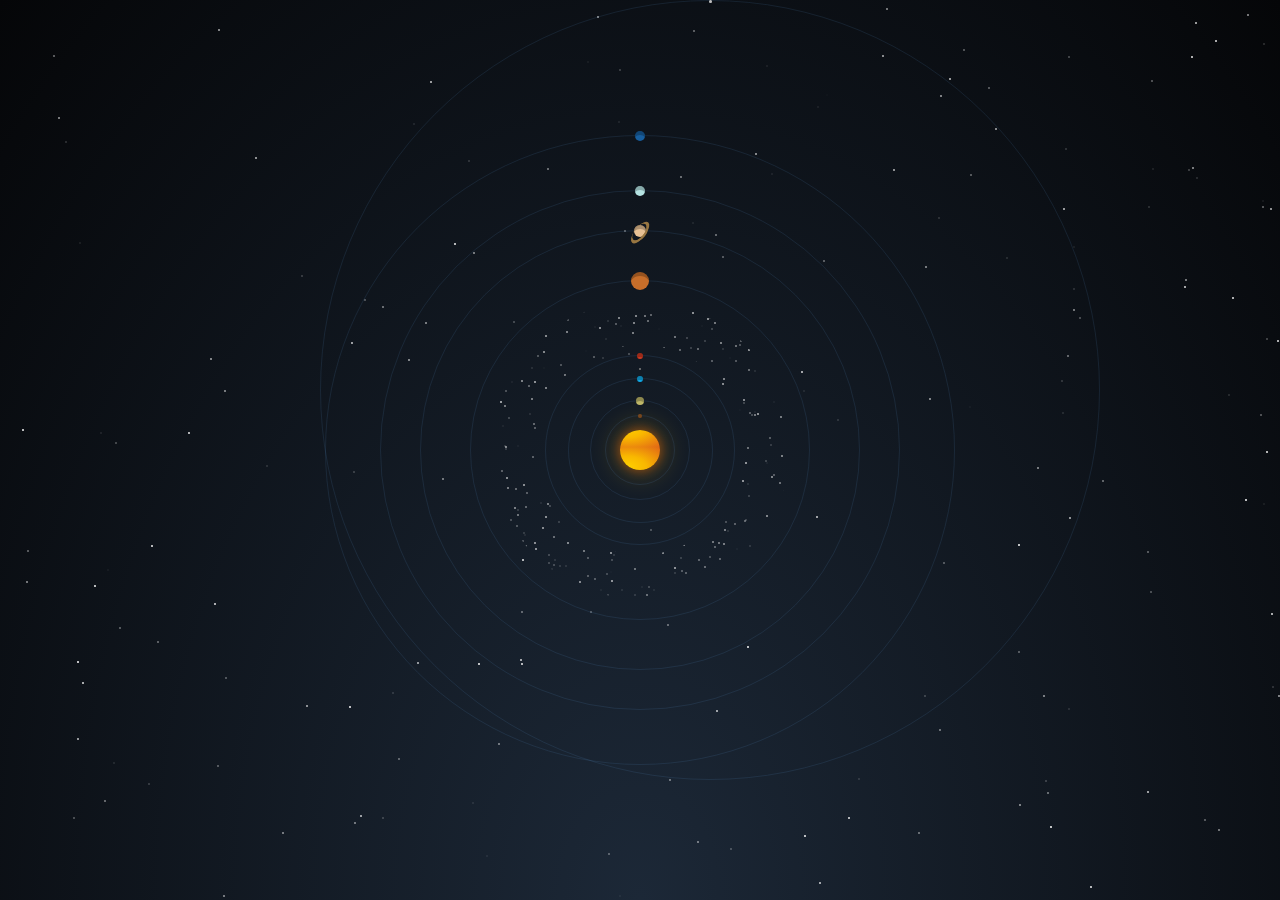
<file: 05-merge-styles/project-dist/index.html>
<!doctype html>
<html lang="en">
  <head>
    <meta charset="UTF-8" />
    <meta http-equiv="X-UA-Compatible" content="IE=edge" />
    <meta name="viewport" content="width=device-width, initial-scale=1.0" />
    <link rel="stylesheet" href="bundle.css" />
    <title>Solar system</title>
  </head>
  <body>
    <div class="solar-syst">
      <div class="sun"></div>
      <div class="mercury"></div>
      <div class="venus"></div>
      <div class="earth"></div>
      <div class="mars"></div>
      <div class="jupiter"></div>
      <div class="saturn"></div>
      <div class="uranus"></div>
      <div class="neptune"></div>
      <div class="pluto"></div>
      <div class="asteroids-belt"></div>
    </div>
  </body>
</html>
</file>
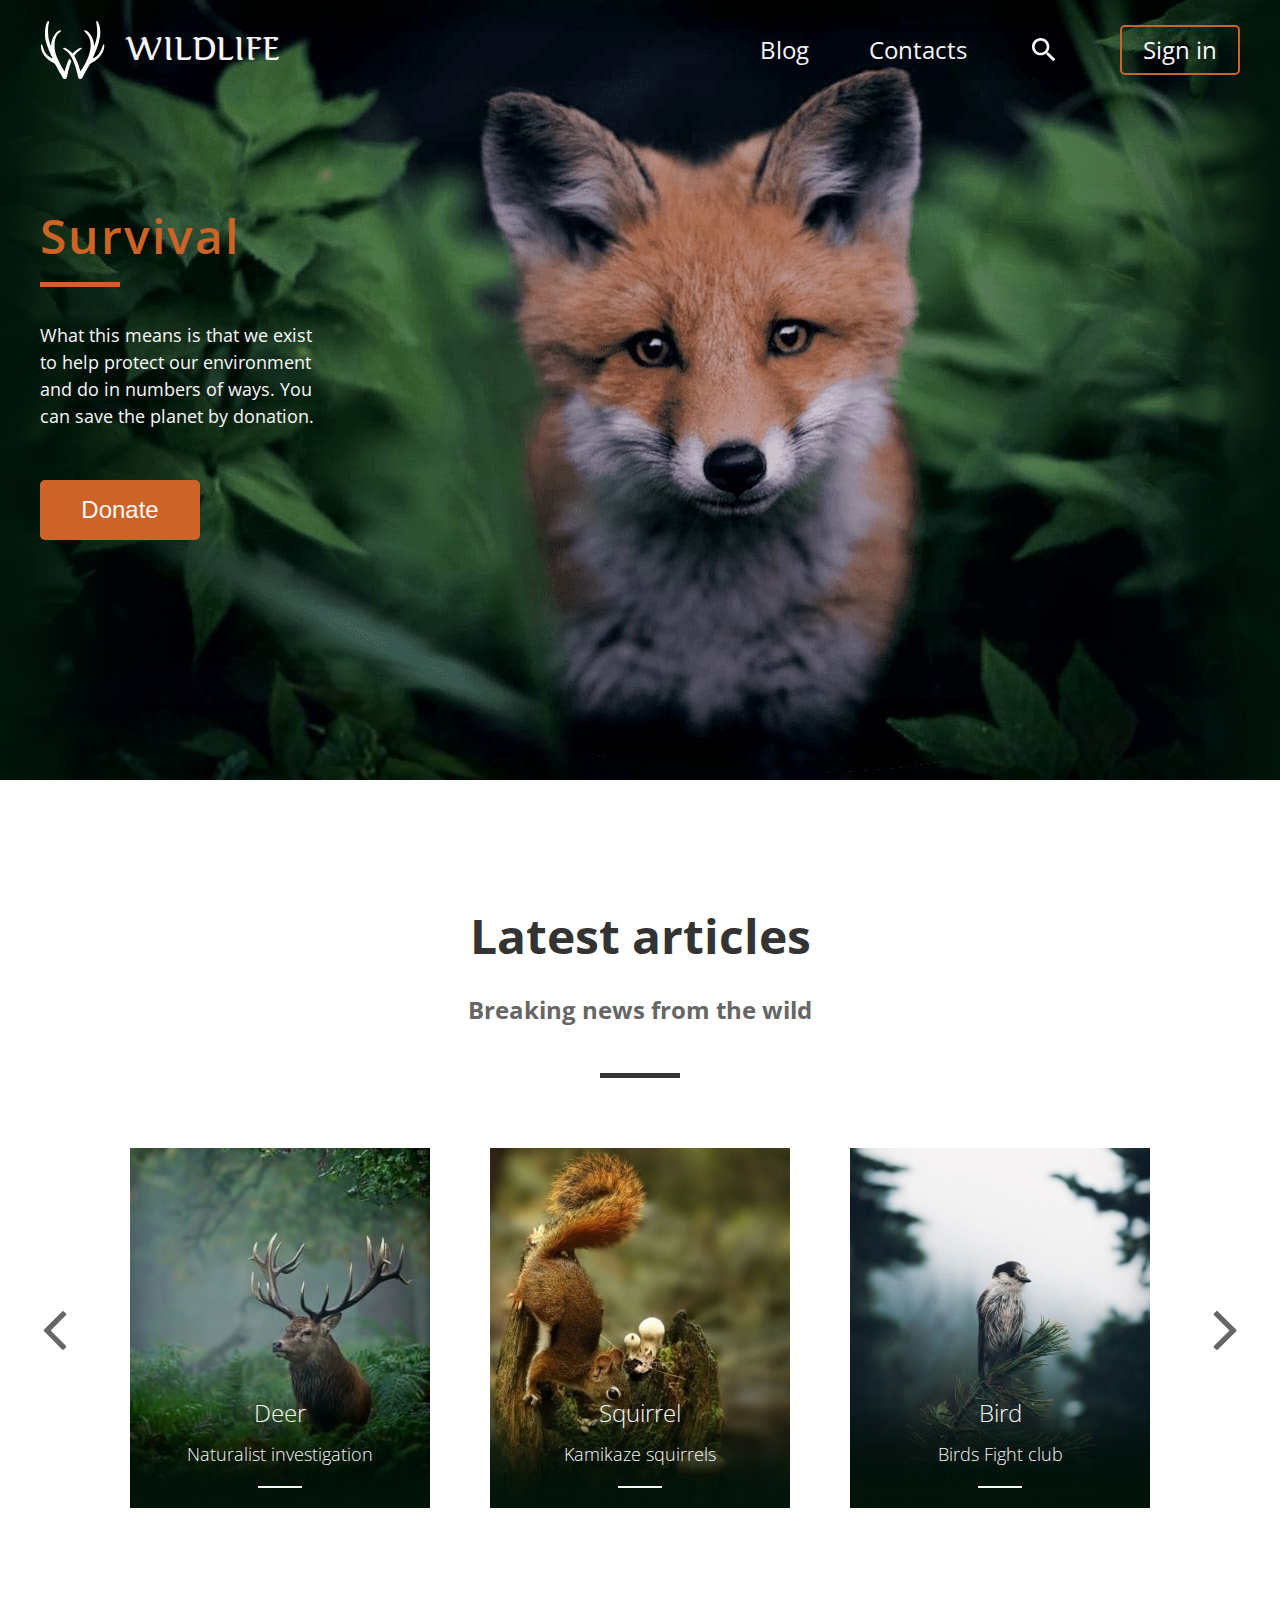
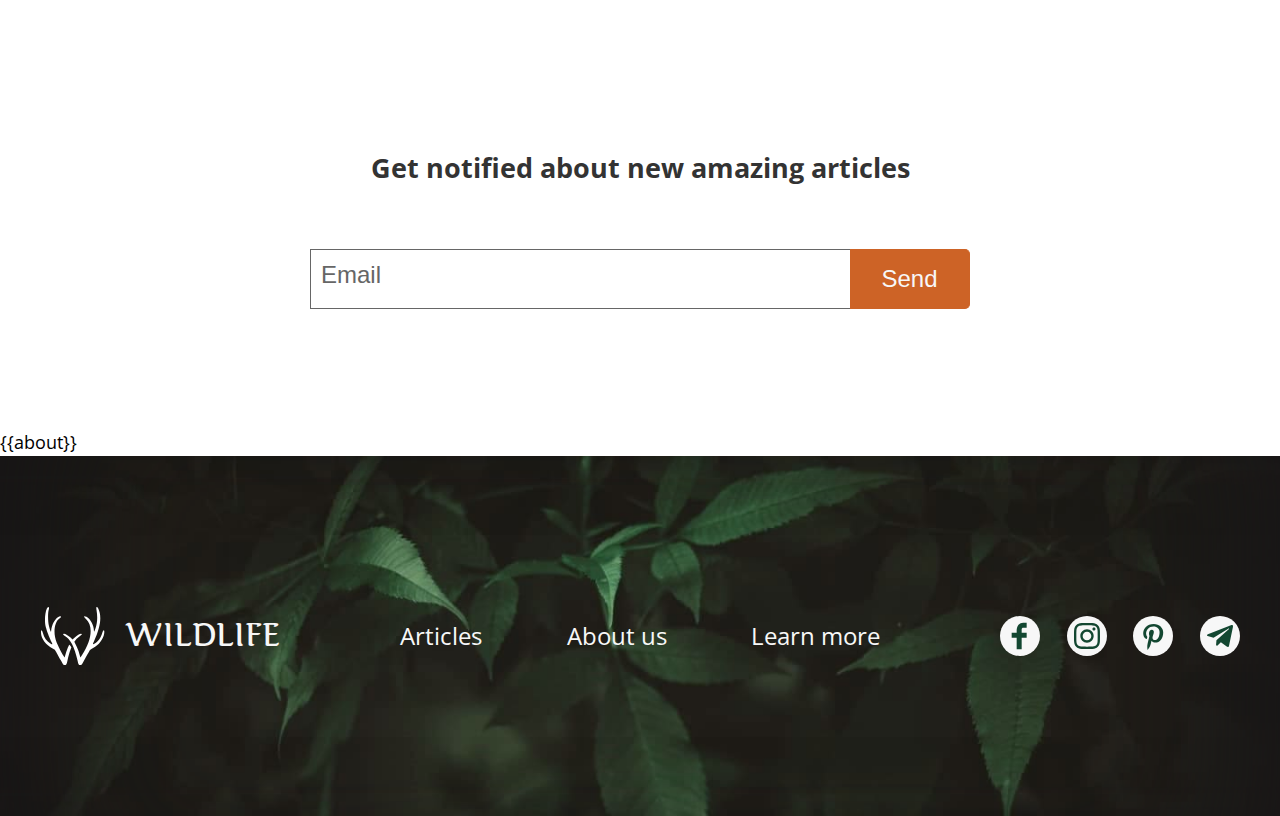
<file: 06-build-page/project-dist/index.html>
<!doctype html>
<html lang="en">

<head>
  <meta charset="UTF-8" />
  <meta name="viewport" content="width=device-width, initial-scale=1.0" />
  <link href="https://fonts.googleapis.com/css2?family=Open+Sans:wght@100;300;400;600&display=swap" rel="stylesheet" />
  <link rel="stylesheet" href="style.css" />
  <title>wildlife</title>
</head>

<body>
  <header class="header">
  <div class="container">
    <div class="inner-container">
      <nav class="main-nav">
        <div class="logo">
          <div class="logo-icon"></div>
          <h1>wildlife</h1>
        </div>
        <ul class="nav-list">
          <li class="list-item"><a href="#">Blog</a></li>
          <li class="list-item"><a href="#">Contacts</a></li>
          <li class="list-item search"><a href="#"></a></li>
          <li class="list-item login"><a href="#">Sign in</a></li>
        </ul>
      </nav>
      <div class="header-promo">
        <h2 class="header-title">Survival</h2>
        <p class="header-text">
          What this means is that we exist to help protect our environment and
          do in numbers of ways. You can save the planet by donation.
        </p>
        <button class="header-button">Donate</button>
      </div>
    </div>
  </div>
</header>

  <main class="main"><div class="container">
  <div class="inner-container">
    <h2 class="main-title">Latest articles</h2>
    <h3 class="main-subtitle">Breaking news from the wild</h3>
    <div class="slider">
      <a class="arrow arrow-left"></a>
      <div class="item item1">
        <a href="#">
          <h2 class="item-title">Deer</h2>
          <h3 class="item-subtitle">Naturalist investigation</h3>
        </a>
      </div>
      <div class="item item2">
        <a href="#">
          <h2 class="item-title">Squirrel</h2>
          <h3 class="item-subtitle">Kamikaze squirrels</h3>
        </a>
      </div>
      <div class="item item3">
        <a href="#">
          <h2 class="item-title">Bird</h2>
          <h3 class="item-subtitle">Birds Fight club</h3>
        </a>
      </div>
      <a class="arrow arrow-right"></a>
    </div>
    <div class="mail">
      <h2 class="mail-title">Get notified about new amazing articles</h2>
      <form action="#" method="post" class="mail-form">
        <input
          type="text"
          class="mail-input"
          placeholder="Email"
          required
          autofocus
        />
        <input type="submit" class="mail-button" value="Send" />
      </form>
    </div>
  </div>
</div>
</main>
  {{about}}
  <footer class="footer">
  <div class="container">
    <div class="inner-container footer-inner-container">
      <div class="logo">
        <div class="logo-icon"></div>
        <h2>wildlife</h2>
      </div>
      <ul class="nav-list">
        <li class="list-item"><a href="#">Articles</a></li>
        <li class="list-item"><a href="#">About us</a></li>
        <li class="list-item"><a href="#">Learn more</a></li>
      </ul>
      <ul class="nav-list social-list">
        <li class="list-item social-item fb"><a href="#"></a></li>
        <li class="list-item social-item instagramm"><a href="#"></a></li>
        <li class="list-item social-item pinterest"><a href="#"></a></li>
        <li class="list-item social-item telegram"><a href="#"></a></li>
      </ul>
    </div>
  </div>
</footer>

</body>

</html>
</file>
<file: 05-merge-styles/project-dist/bundle.css>
*,
*:before,
*:after {
  padding: 0;
  margin: 0;
  box-sizing: border-box;
}

html,
body {
  height: 100%;
  width: 100%;
}

body {
  font:
    normal 1em/1.45em 'Helvetica Neue',
    Helvetica,
    Arial,
    sans-serif;
  -webkit-font-smoothing: antialiased;
  color: #fff;
  background: radial-gradient(ellipse at bottom, #1c2837 0%, #050608 100%);
  background-attachment: fixed;
}

.solar-syst {
  margin: 0 auto;
  width: 100%;
  height: 100%;
  position: relative;
}

.solar-syst:after {
  content: '';
  position: absolute;
  height: 2px;
  width: 2px;
  top: -2px;
  background: white;
  box-shadow:
    1617px 304px 0 0px rgba(255, 255, 255, 0.047),
    1067px 357px 0 0px rgba(255, 255, 255, 0.469),
    120px 1700px 0 0px rgba(255, 255, 255, 0.28),
    616px 1672px 0 0px rgba(255, 255, 255, 0.581),
    1534px 1337px 0 0px rgba(255, 255, 255, 0.518),
    716px 712px 0 0px rgba(255, 255, 255, 0.788),
    823px 1495px 0 0px rgba(255, 255, 255, 0.087),
    1585px 1302px 0 0px rgba(255, 255, 255, 0.015),
    1215px 42px 0 0px rgba(255, 255, 255, 0.884),
    77px 740px 0 0px rgba(255, 255, 255, 0.749),
    1591px 489px 0 0px rgba(255, 255, 255, 0.941),
    218px 31px 0 0px rgba(255, 255, 255, 0.658),
    1028px 1047px 0 0px rgba(255, 255, 255, 0.033),
    292px 1072px 0 0px rgba(255, 255, 255, 0.573),
    296px 1674px 0 0px rgba(255, 255, 255, 0.53),
    306px 707px 0 0px rgba(255, 255, 255, 0.689),
    1445px 1022px 0 0px rgba(255, 255, 255, 0.012),
    22px 431px 0 0px rgba(255, 255, 255, 0.96),
    669px 781px 0 0px rgba(255, 255, 255, 0.497),
    949px 80px 0 0px rgba(255, 255, 255, 0.77),
    82px 684px 0 0px rgba(255, 255, 255, 0.858),
    1060px 1197px 0 0px rgba(255, 255, 255, 0.786),
    1621px 716px 0 0px rgba(255, 255, 255, 0.302),
    1573px 518px 0 0px rgba(255, 255, 255, 0.183),
    1195px 24px 0 0px rgba(255, 255, 255, 0.783),
    266px 467px 0 0px rgba(255, 255, 255, 0.153),
    406px 1469px 0 0px rgba(255, 255, 255, 0.074),
    1317px 1217px 0 0px rgba(255, 255, 255, 0.145),
    1726px 1635px 0 0px rgba(255, 255, 255, 0.409),
    697px 1093px 0 0px rgba(255, 255, 255, 0.232),
    1692px 1306px 0 0px rgba(255, 255, 255, 0.989),
    803px 392px 0 0px rgba(255, 255, 255, 0.102),
    1348px 1408px 0 0px rgba(255, 255, 255, 0.781),
    1453px 1491px 0 0px rgba(255, 255, 255, 0.655),
    79px 1080px 0 0px rgba(255, 255, 255, 0.465),
    1012px 1456px 0 0px rgba(255, 255, 255, 0.855),
    766px 67px 0 0px rgba(255, 255, 255, 0.085),
    1058px 1651px 0 0px rgba(255, 255, 255, 0.855),
    1270px 210px 0 0px rgba(255, 255, 255, 0.725),
    245px 1169px 0 0px rgba(255, 255, 255, 0.308),
    353px 1479px 0 0px rgba(255, 255, 255, 0.966),
    521px 613px 0 0px rgba(255, 255, 255, 0.44),
    828px 1563px 0 0px rgba(255, 255, 255, 0.662),
    163px 1075px 0 0px rgba(255, 255, 255, 0.023),
    1727px 1600px 0 0px rgba(255, 255, 255, 0.884),
    420px 923px 0 0px rgba(255, 255, 255, 0.623),
    755px 155px 0 0px rgba(255, 255, 255, 0.656),
    576px 1156px 0 0px rgba(255, 255, 255, 0.668),
    170px 1245px 0 0px rgba(255, 255, 255, 0.898),
    1006px 259px 0 0px rgba(255, 255, 255, 0.146),
    408px 1308px 0 0px rgba(255, 255, 255, 0.527),
    1532px 1279px 0 0px rgba(255, 255, 255, 0.747),
    353px 473px 0 0px rgba(255, 255, 255, 0.221),
    1271px 615px 0 0px rgba(255, 255, 255, 0.867),
    606px 575px 0 0px rgba(255, 255, 255, 0.265),
    1069px 519px 0 0px rgba(255, 255, 255, 0.718),
    1732px 794px 0 0px rgba(255, 255, 255, 0.15),
    1345px 1073px 0 0px rgba(255, 255, 255, 0.828),
    1743px 1356px 0 0px rgba(255, 255, 255, 0.79),
    1658px 227px 0 0px rgba(255, 255, 255, 0.773),
    550px 1303px 0 0px rgba(255, 255, 255, 0.713),
    256px 1132px 0 0px rgba(255, 255, 255, 0.389),
    1457px 1188px 0 0px rgba(255, 255, 255, 0.42),
    1117px 1542px 0 0px rgba(255, 255, 255, 0.141),
    1061px 382px 0 0px rgba(255, 255, 255, 0.188),
    1019px 806px 0 0px rgba(255, 255, 255, 0.606),
    893px 1085px 0 0px rgba(255, 255, 255, 0.76),
    1620px 463px 0 0px rgba(255, 255, 255, 0.896),
    1262px 202px 0 0px rgba(255, 255, 255, 0.083),
    418px 1299px 0 0px rgba(255, 255, 255, 0.52),
    602px 359px 0 0px rgba(255, 255, 255, 0.173),
    168px 1068px 0 0px rgba(255, 255, 255, 0.342),
    448px 1065px 0 0px rgba(255, 255, 255, 0.809),
    953px 1686px 0 0px rgba(255, 255, 255, 0.232),
    730px 850px 0 0px rgba(255, 255, 255, 0.287),
    1569px 1715px 0 0px rgba(255, 255, 255, 0.052),
    468px 162px 0 0px rgba(255, 255, 255, 0.18),
    988px 89px 0 0px rgba(255, 255, 255, 0.387),
    1247px 16px 0 0px rgba(255, 255, 255, 0.592),
    1536px 1291px 0 0px rgba(255, 255, 255, 0.986),
    1068px 58px 0 0px rgba(255, 255, 255, 0.299),
    815px 1681px 0 0px rgba(255, 255, 255, 0.887),
    1471px 1586px 0 0px rgba(255, 255, 255, 0.333),
    1374px 1081px 0 0px rgba(255, 255, 255, 0.936),
    1254px 1545px 0 0px rgba(255, 255, 255, 0.042),
    990px 923px 0 0px rgba(255, 255, 255, 0.103),
    301px 277px 0 0px rgba(255, 255, 255, 0.221),
    1295px 627px 0 0px rgba(255, 255, 255, 0.058),
    1307px 353px 0 0px rgba(255, 255, 255, 0.024),
    801px 373px 0 0px rgba(255, 255, 255, 0.823),
    188px 434px 0 0px rgba(255, 255, 255, 0.903),
    498px 745px 0 0px rgba(255, 255, 255, 0.517),
    1600px 225px 0 0px rgba(255, 255, 255, 0.252),
    351px 344px 0 0px rgba(255, 255, 255, 0.78),
    223px 897px 0 0px rgba(255, 255, 255, 0.57),
    214px 605px 0 0px rgba(255, 255, 255, 0.881),
    1485px 51px 0 0px rgba(255, 255, 255, 0.108),
    1037px 469px 0 0px rgba(255, 255, 255, 0.582),
    1375px 848px 0 0px rgba(255, 255, 255, 0.385),
    590px 613px 0 0px rgba(255, 255, 255, 0.324),
    758px 1688px 0 0px rgba(255, 255, 255, 0.691),
    680px 178px 0 0px rgba(255, 255, 255, 0.503),
    943px 564px 0 0px rgba(255, 255, 255, 0.359),
    1431px 930px 0 0px rgba(255, 255, 255, 0.22),
    392px 694px 0 0px rgba(255, 255, 255, 0.166),
    79px 244px 0 0px rgba(255, 255, 255, 0.097),
    1073px 290px 0 0px rgba(255, 255, 255, 0.166),
    1692px 231px 0 0px rgba(255, 255, 255, 0.342),
    1414px 773px 0 0px rgba(255, 255, 255, 0.292),
    1274px 1411px 0 0px rgba(255, 255, 255, 0.654),
    995px 130px 0 0px rgba(255, 255, 255, 0.683),
    587px 1657px 0 0px rgba(255, 255, 255, 0.717),
    127px 927px 0 0px rgba(255, 255, 255, 0.545),
    224px 392px 0 0px rgba(255, 255, 255, 0.589),
    324px 1677px 0 0px rgba(255, 255, 255, 0.327),
    454px 245px 0 0px rgba(255, 255, 255, 0.933),
    479px 1379px 0 0px rgba(255, 255, 255, 0.241),
    655px 1650px 0 0px rgba(255, 255, 255, 0.646),
    217px 767px 0 0px rgba(255, 255, 255, 0.378),
    679px 1554px 0 0px rgba(255, 255, 255, 0.609),
    693px 32px 0 0px rgba(255, 255, 255, 0.423),
    1567px 1051px 0 0px rgba(255, 255, 255, 0.867),
    846px 951px 0 0px rgba(255, 255, 255, 0.711),
    268px 1175px 0 0px rgba(255, 255, 255, 0.09),
    816px 1052px 0 0px rgba(255, 255, 255, 0.103),
    478px 665px 0 0px rgba(255, 255, 255, 0.975),
    1517px 1006px 0 0px rgba(255, 255, 255, 0.33),
    1783px 1039px 0 0px rgba(255, 255, 255, 0.466),
    1608px 1461px 0 0px rgba(255, 255, 255, 0.595),
    382px 308px 0 0px rgba(255, 255, 255, 0.502),
    664px 1111px 0 0px rgba(255, 255, 255, 0.342),
    1447px 769px 0 0px rgba(255, 255, 255, 0.626),
    280px 1603px 0 0px rgba(255, 255, 255, 0.21),
    594px 1645px 0 0px rgba(255, 255, 255, 0.68),
    398px 760px 0 0px rgba(255, 255, 255, 0.418),
    128px 1475px 0 0px rgba(255, 255, 255, 0.252),
    245px 1653px 0 0px rgba(255, 255, 255, 0.989),
    724px 531px 0 0px rgba(255, 255, 255, 0.559),
    278px 945px 0 0px rgba(255, 255, 255, 0.625),
    1724px 1048px 0 0px rgba(255, 255, 255, 0.267),
    924px 1286px 0 0px rgba(255, 255, 255, 0.945),
    1331px 1028px 0 0px rgba(255, 255, 255, 0.624),
    1657px 1442px 0 0px rgba(255, 255, 255, 0.259),
    1527px 922px 0 0px rgba(255, 255, 255, 0.872),
    1266px 340px 0 0px rgba(255, 255, 255, 0.282),
    767px 1774px 0 0px rgba(255, 255, 255, 0.503),
    1484px 933px 0 0px rgba(255, 255, 255, 0.68),
    1185px 281px 0 0px rgba(255, 255, 255, 0.578),
    963px 51px 0 0px rgba(255, 255, 255, 0.376),
    1509px 1470px 0 0px rgba(255, 255, 255, 0.613),
    271px 1651px 0 0px rgba(255, 255, 255, 0.991),
    430px 83px 0 0px rgba(255, 255, 255, 0.782),
    821px 1358px 0 0px rgba(255, 255, 255, 0.627),
    255px 159px 0 0px rgba(255, 255, 255, 0.713),
    1073px 311px 0 0px rgba(255, 255, 255, 0.56),
    1295px 1651px 0 0px rgba(255, 255, 255, 0.473),
    895px 1002px 0 0px rgba(255, 255, 255, 0.8),
    1056px 1304px 0 0px rgba(255, 255, 255, 0.7),
    1518px 216px 0 0px rgba(255, 255, 255, 0.121),
    848px 819px 0 0px rgba(255, 255, 255, 0.894),
    1148px 208px 0 0px rgba(255, 255, 255, 0.173),
    1191px 58px 0 0px rgba(255, 255, 255, 0.904),
    1482px 617px 0 0px rgba(255, 255, 255, 0.079),
    1192px 169px 0 0px rgba(255, 255, 255, 0.621),
    433px 1423px 0 0px rgba(255, 255, 255, 0.559),
    1699px 448px 0 0px rgba(255, 255, 255, 0.643),
    423px 981px 0 0px rgba(255, 255, 255, 0.573),
    19px 1370px 0 0px rgba(255, 255, 255, 0.528),
    1441px 922px 0 0px rgba(255, 255, 255, 0.207),
    350px 942px 0 0px rgba(255, 255, 255, 0.075),
    1717px 1343px 0 0px rgba(255, 255, 255, 0.983),
    589px 1223px 0 0px rgba(255, 255, 255, 0.383),
    113px 764px 0 0px rgba(255, 255, 255, 0.118),
    911px 1151px 0 0px rgba(255, 255, 255, 0.484),
    1084px 1110px 0 0px rgba(255, 255, 255, 0.295),
    1050px 828px 0 0px rgba(255, 255, 255, 0.996),
    1278px 697px 0 0px rgba(255, 255, 255, 0.635),
    587px 63px 0 0px rgba(255, 255, 255, 0.063),
    766px 1192px 0 0px rgba(255, 255, 255, 0.569),
    1409px 1329px 0 0px rgba(255, 255, 255, 0.546),
    53px 57px 0 0px rgba(255, 255, 255, 0.439),
    998px 1029px 0 0px rgba(255, 255, 255, 0.492),
    1794px 50px 0 0px rgba(255, 255, 255, 0.826),
    1371px 296px 0 0px rgba(255, 255, 255, 0.848),
    1316px 974px 0 0px rgba(255, 255, 255, 0.127),
    1423px 988px 0 0px rgba(255, 255, 255, 0.558),
    545px 389px 0 0px rgba(255, 255, 255, 0.6),
    925px 268px 0 0px rgba(255, 255, 255, 0.579),
    1266px 453px 0 0px rgba(255, 255, 255, 0.931),
    382px 819px 0 0px rgba(255, 255, 255, 0.232),
    1023px 1191px 0 0px rgba(255, 255, 255, 0.749),
    1669px 670px 0 0px rgba(255, 255, 255, 0.192),
    1555px 894px 0 0px rgba(255, 255, 255, 0.02),
    1471px 1800px 0 0px rgba(255, 255, 255, 0.887),
    1793px 1725px 0 0px rgba(255, 255, 255, 0.155),
    1404px 1675px 0 0px rgba(255, 255, 255, 0.226),
    834px 1565px 0 0px rgba(255, 255, 255, 0.457),
    1203px 1311px 0 0px rgba(255, 255, 255, 0.532),
    8px 1645px 0 0px rgba(255, 255, 255, 0.656),
    1375px 653px 0 0px rgba(255, 255, 255, 0.456),
    1421px 1016px 0 0px rgba(255, 255, 255, 0.988),
    608px 855px 0 0px rgba(255, 255, 255, 0.376),
    893px 171px 0 0px rgba(255, 255, 255, 0.712),
    94px 587px 0 0px rgba(255, 255, 255, 0.955),
    1538px 676px 0 0px rgba(255, 255, 255, 0.364),
    837px 421px 0 0px rgba(255, 255, 255, 0.166),
    505px 448px 0 0px rgba(255, 255, 255, 0.625),
    939px 731px 0 0px rgba(255, 255, 255, 0.502),
    1788px 1121px 0 0px rgba(255, 255, 255, 0.177),
    135px 1324px 0 0px rgba(255, 255, 255, 0.836),
    1103px 1371px 0 0px rgba(255, 255, 255, 0.181),
    521px 665px 0 0px rgba(255, 255, 255, 0.911),
    1797px 1217px 0 0px rgba(255, 255, 255, 0.67),
    107px 571px 0 0px rgba(255, 255, 255, 0.055),
    644px 1445px 0 0px rgba(255, 255, 255, 0.084),
    1417px 1233px 0 0px rgba(255, 255, 255, 0.409),
    852px 1792px 0 0px rgba(255, 255, 255, 0.327),
    1423px 109px 0 0px rgba(255, 255, 255, 0.693),
    823px 262px 0 0px rgba(255, 255, 255, 0.404),
    1373px 836px 0 0px rgba(255, 255, 255, 0.09),
    593px 358px 0 0px rgba(255, 255, 255, 0.361),
    282px 834px 0 0px rgba(255, 255, 255, 0.555),
    1073px 248px 0 0px rgba(255, 255, 255, 0.082),
    1348px 186px 0 0px rgba(255, 255, 255, 0.721),
    210px 360px 0 0px rgba(255, 255, 255, 0.643),
    1063px 210px 0 0px rgba(255, 255, 255, 0.771),
    1699px 1624px 0 0px rgba(255, 255, 255, 0.959),
    315px 1120px 0 0px rgba(255, 255, 255, 0.933),
    190px 1644px 0 0px rgba(255, 255, 255, 0.401),
    1385px 711px 0 0px rgba(255, 255, 255, 0.867),
    1399px 234px 0 0px rgba(255, 255, 255, 0.534),
    1773px 1333px 0 0px rgba(255, 255, 255, 0.558),
    718px 1186px 0 0px rgba(255, 255, 255, 0.278),
    485px 998px 0 0px rgba(255, 255, 255, 0.691),
    1225px 1797px 0 0px rgba(255, 255, 255, 0.173),
    427px 1097px 0 0px rgba(255, 255, 255, 0.758),
    780px 1788px 0 0px rgba(255, 255, 255, 0.248),
    1403px 962px 0 0px rgba(255, 255, 255, 0.909),
    911px 1209px 0 0px rgba(255, 255, 255, 0.732),
    701px 994px 0 0px rgba(255, 255, 255, 0.426),
    176px 915px 0 0px rgba(255, 255, 255, 0.788),
    969px 408px 0 0px rgba(255, 255, 255, 0.043),
    1261px 1244px 0 0px rgba(255, 255, 255, 0.395),
    1228px 396px 0 0px rgba(255, 255, 255, 0.152),
    1079px 1079px 0 0px rgba(255, 255, 255, 0.194),
    1584px 144px 0 0px rgba(255, 255, 255, 0.623),
    1184px 288px 0 0px rgba(255, 255, 255, 0.851),
    1635px 278px 0 0px rgba(255, 255, 255, 0.396),
    1144px 1388px 0 0px rgba(255, 255, 255, 0.281),
    740px 1488px 0 0px rgba(255, 255, 255, 0.525),
    1484px 1505px 0 0px rgba(255, 255, 255, 0.608),
    828px 986px 0 0px rgba(255, 255, 255, 0.342),
    1482px 1242px 0 0px rgba(255, 255, 255, 0.045),
    1263px 45px 0 0px rgba(255, 255, 255, 0.179),
    104px 802px 0 0px rgba(255, 255, 255, 0.474),
    1686px 538px 0 0px rgba(255, 255, 255, 0.026),
    1601px 786px 0 0px rgba(255, 255, 255, 0.58),
    299px 1177px 0 0px rgba(255, 255, 255, 0.924),
    953px 1465px 0 0px rgba(255, 255, 255, 0.489),
    1458px 1395px 0 0px rgba(255, 255, 255, 0.06),
    1364px 1100px 0 0px rgba(255, 255, 255, 0.391),
    1727px 92px 0 0px rgba(255, 255, 255, 0.049),
    1603px 617px 0 0px rgba(255, 255, 255, 0.408),
    413px 125px 0 0px rgba(255, 255, 255, 0.109),
    1588px 1708px 0 0px rgba(255, 255, 255, 0.044),
    600px 591px 0 0px rgba(255, 255, 255, 0.07),
    417px 664px 0 0px rgba(255, 255, 255, 0.725),
    513px 931px 0 0px rgba(255, 255, 255, 0.406),
    367px 1394px 0 0px rgba(255, 255, 255, 0.814),
    1541px 1511px 0 0px rgba(255, 255, 255, 0.827),
    522px 561px 0 0px rgba(255, 255, 255, 0.898),
    1423px 636px 0 0px rgba(255, 255, 255, 0.569),
    354px 824px 0 0px rgba(255, 255, 255, 0.539),
    1402px 591px 0 0px rgba(255, 255, 255, 0.998),
    1644px 314px 0 0px rgba(255, 255, 255, 0.92),
    819px 884px 0 0px rgba(255, 255, 255, 0.802),
    1457px 737px 0 0px rgba(255, 255, 255, 0.908),
    1232px 299px 0 0px rgba(255, 255, 255, 0.901),
    1272px 688px 0 0px rgba(255, 255, 255, 0.193),
    29px 1771px 0 0px rgba(255, 255, 255, 0.826),
    771px 175px 0 0px rgba(255, 255, 255, 0.087),
    1245px 1715px 0 0px rgba(255, 255, 255, 0.313),
    1044px 1429px 0 0px rgba(255, 255, 255, 0.285),
    1002px 1615px 0 0px rgba(255, 255, 255, 0.791),
    1245px 501px 0 0px rgba(255, 255, 255, 0.983),
    848px 1503px 0 0px rgba(255, 255, 255, 0.174),
    384px 1278px 0 0px rgba(255, 255, 255, 0.503),
    1002px 950px 0 0px rgba(255, 255, 255, 0.641),
    826px 96px 0 0px rgba(255, 255, 255, 0.024),
    1188px 171px 0 0px rgba(255, 255, 255, 0.269),
    735px 1422px 0 0px rgba(255, 255, 255, 0.591),
    1613px 258px 0 0px rgba(255, 255, 255, 0.584),
    692px 224px 0 0px rgba(255, 255, 255, 0.093),
    77px 1523px 0 0px rgba(255, 255, 255, 0.178),
    1220px 1029px 0 0px rgba(255, 255, 255, 0.495),
    1543px 535px 0 0px rgba(255, 255, 255, 0.907),
    1745px 251px 0 0px rgba(255, 255, 255, 0.208),
    476px 1562px 0 0px rgba(255, 255, 255, 0.428),
    710px 1449px 0 0px rgba(255, 255, 255, 0.708),
    1536px 1122px 0 0px rgba(255, 255, 255, 0.547),
    1245px 1489px 0 0px rgba(255, 255, 255, 0.82),
    128px 903px 0 0px rgba(255, 255, 255, 0.045),
    1462px 1775px 0 0px rgba(255, 255, 255, 0.086),
    1262px 208px 0 0px rgba(255, 255, 255, 0.414),
    364px 301px 0 0px rgba(255, 255, 255, 0.337),
    617px 1724px 0 0px rgba(255, 255, 255, 0.7),
    193px 1550px 0 0px rgba(255, 255, 255, 0.749),
    1419px 396px 0 0px rgba(255, 255, 255, 0.61),
    349px 1006px 0 0px rgba(255, 255, 255, 0.042),
    73px 819px 0 0px rgba(255, 255, 255, 0.329),
    1291px 1616px 0 0px rgba(255, 255, 255, 0.559),
    1688px 1685px 0 0px rgba(255, 255, 255, 0.687),
    645px 1670px 0 0px rgba(255, 255, 255, 0.644),
    929px 400px 0 0px rgba(255, 255, 255, 0.628),
    1047px 794px 0 0px rgba(255, 255, 255, 0.484),
    1204px 821px 0 0px rgba(255, 255, 255, 0.393),
    1629px 374px 0 0px rgba(255, 255, 255, 0.091),
    957px 991px 0 0px rgba(255, 255, 255, 0.214),
    1196px 179px 0 0px rgba(255, 255, 255, 0.166),
    1717px 795px 0 0px rgba(255, 255, 255, 0.726),
    1236px 1511px 0 0px rgba(255, 255, 255, 0.27),
    650px 531px 0 0px rgba(255, 255, 255, 0.309),
    1656px 972px 0 0px rgba(255, 255, 255, 0.798),
    1147px 1676px 0 0px rgba(255, 255, 255, 0.908),
    1339px 248px 0 0px rgba(255, 255, 255, 0.251),
    619px 71px 0 0px rgba(255, 255, 255, 0.234),
    1611px 655px 0 0px rgba(255, 255, 255, 0.68),
    77px 663px 0 0px rgba(255, 255, 255, 0.992),
    924px 697px 0 0px rgba(255, 255, 255, 0.236),
    1195px 1422px 0 0px rgba(255, 255, 255, 0.346),
    1644px 708px 0 0px rgba(255, 255, 255, 0.335),
    1447px 637px 0 0px rgba(255, 255, 255, 0.639),
    408px 361px 0 0px rgba(255, 255, 255, 0.636),
    959px 1239px 0 0px rgba(255, 255, 255, 0.006),
    56px 1714px 0 0px rgba(255, 255, 255, 0.868),
    1079px 319px 0 0px rgba(255, 255, 255, 0.325),
    1597px 1px 0 0px rgba(255, 255, 255, 0.497),
    722px 258px 0 0px rgba(255, 255, 255, 0.386),
    1278px 1737px 0 0px rgba(255, 255, 255, 0.015),
    938px 219px 0 0px rgba(255, 255, 255, 0.169),
    1669px 1758px 0 0px rgba(255, 255, 255, 0.109),
    157px 643px 0 0px rgba(255, 255, 255, 0.425),
    472px 804px 0 0px rgba(255, 255, 255, 0.107),
    618px 123px 0 0px rgba(255, 255, 255, 0.101),
    547px 170px 0 0px rgba(255, 255, 255, 0.496),
    697px 843px 0 0px rgba(255, 255, 255, 0.539),
    966px 1545px 0 0px rgba(255, 255, 255, 0.096),
    486px 857px 0 0px rgba(255, 255, 255, 0.087),
    276px 1149px 0 0px rgba(255, 255, 255, 0.198),
    1260px 416px 0 0px rgba(255, 255, 255, 0.368),
    201px 1706px 0 0px rgba(255, 255, 255, 0.543),
    26px 583px 0 0px rgba(255, 255, 255, 0.571),
    1074px 1632px 0 0px rgba(255, 255, 255, 0.172),
    1773px 1280px 0 0px rgba(255, 255, 255, 0.247),
    1355px 1329px 0 0px rgba(255, 255, 255, 0.509),
    1773px 323px 0 0px rgba(255, 255, 255, 0.466),
    1328px 1367px 0 0px rgba(255, 255, 255, 0.433),
    369px 912px 0 0px rgba(255, 255, 255, 0.136),
    261px 1288px 0 0px rgba(255, 255, 255, 0.629),
    1152px 170px 0 0px rgba(255, 255, 255, 0.108),
    72px 1122px 0 0px rgba(255, 255, 255, 0.73),
    560px 1170px 0 0px rgba(255, 255, 255, 0.938),
    407px 1319px 0 0px rgba(255, 255, 255, 0.438),
    918px 834px 0 0px rgba(255, 255, 255, 0.474),
    285px 1652px 0 0px rgba(255, 255, 255, 0.207),
    1344px 391px 0 0px rgba(255, 255, 255, 0.143),
    1745px 145px 0 0px rgba(255, 255, 255, 0.191),
    1776px 749px 0 0px rgba(255, 255, 255, 0.4),
    534px 1795px 0 0px rgba(255, 255, 255, 0.627),
    858px 780px 0 0px rgba(255, 255, 255, 0.155),
    726px 1604px 0 0px rgba(255, 255, 255, 0.053),
    1390px 242px 0 0px rgba(255, 255, 255, 0.914),
    1151px 82px 0 0px rgba(255, 255, 255, 0.371),
    676px 1151px 0 0px rgba(255, 255, 255, 0.337),
    1150px 593px 0 0px rgba(255, 255, 255, 0.335),
    1374px 1175px 0 0px rgba(255, 255, 255, 0.306),
    1294px 600px 0 0px rgba(255, 255, 255, 0.019),
    901px 1757px 0 0px rgba(255, 255, 255, 0.361),
    816px 518px 0 0px rgba(255, 255, 255, 0.801),
    1065px 150px 0 0px rgba(255, 255, 255, 0.192),
    371px 1688px 0 0px rgba(255, 255, 255, 0.611),
    715px 236px 0 0px rgba(255, 255, 255, 0.467),
    1040px 1117px 0 0px rgba(255, 255, 255, 0.423),
    1043px 697px 0 0px rgba(255, 255, 255, 0.591),
    1531px 929px 0 0px rgba(255, 255, 255, 0.707),
    881px 1583px 0 0px rgba(255, 255, 255, 0.07),
    341px 1702px 0 0px rgba(255, 255, 255, 0.764),
    1670px 1011px 0 0px rgba(255, 255, 255, 0.605),
    1552px 914px 0 0px rgba(255, 255, 255, 0.7),
    1431px 113px 0 0px rgba(255, 255, 255, 0.039),
    268px 1547px 0 0px rgba(255, 255, 255, 0.792),
    1412px 951px 0 0px rgba(255, 255, 255, 0.726),
    1123px 1057px 0 0px rgba(255, 255, 255, 0.098),
    1090px 888px 0 0px rgba(255, 255, 255, 0.927),
    442px 480px 0 0px rgba(255, 255, 255, 0.547),
    669px 1021px 0 0px rgba(255, 255, 255, 0.799),
    1205px 1318px 0 0px rgba(255, 255, 255, 0.166),
    1449px 580px 0 0px rgba(255, 255, 255, 0.995),
    1055px 1614px 0 0px rgba(255, 255, 255, 0.888),
    539px 1237px 0 0px rgba(255, 255, 255, 0.666),
    24px 1705px 0 0px rgba(255, 255, 255, 0.481),
    619px 897px 0 0px rgba(255, 255, 255, 0.064),
    1161px 1628px 0 0px rgba(255, 255, 255, 0.264),
    691px 1487px 0 0px rgba(255, 255, 255, 0.354),
    1464px 667px 0 0px rgba(255, 255, 255, 0.766),
    940px 97px 0 0px rgba(255, 255, 255, 0.628),
    1200px 1454px 0 0px rgba(255, 255, 255, 0.484),
    1797px 1755px 0 0px rgba(255, 255, 255, 0.553),
    1716px 1133px 0 0px rgba(255, 255, 255, 0.408),
    1499px 1743px 0 0px rgba(255, 255, 255, 0.322),
    1703px 42px 0 0px rgba(255, 255, 255, 0.83),
    1236px 1194px 0 0px rgba(255, 255, 255, 0.824),
    360px 817px 0 0px rgba(255, 255, 255, 0.769),
    1132px 1174px 0 0px rgba(255, 255, 255, 0.17),
    320px 1515px 0 0px rgba(255, 255, 255, 0.641),
    1436px 69px 0 0px rgba(255, 255, 255, 0.63),
    1629px 556px 0 0px rgba(255, 255, 255, 0.919),
    473px 254px 0 0px rgba(255, 255, 255, 0.564),
    279px 1491px 0 0px rgba(255, 255, 255, 0.41),
    886px 10px 0 0px rgba(255, 255, 255, 0.565),
    147px 1026px 0 0px rgba(255, 255, 255, 0.386),
    1502px 408px 0 0px rgba(255, 255, 255, 0.246),
    500px 403px 0 0px rgba(255, 255, 255, 0.759),
    1749px 1252px 0 0px rgba(255, 255, 255, 0.989),
    970px 176px 0 0px rgba(255, 255, 255, 0.392),
    100px 434px 0 0px rgba(255, 255, 255, 0.102),
    1656px 1563px 0 0px rgba(255, 255, 255, 0.095),
    1682px 1773px 0 0px rgba(255, 255, 255, 0.895),
    466px 1750px 0 0px rgba(255, 255, 255, 0.362),
    532px 1355px 0 0px rgba(255, 255, 255, 0.045),
    959px 972px 0 0px rgba(255, 255, 255, 0.13),
    1263px 505px 0 0px rgba(255, 255, 255, 0.087),
    1546px 375px 0 0px rgba(255, 255, 255, 0.253),
    345px 1786px 0 0px rgba(255, 255, 255, 0.537),
    1147px 553px 0 0px rgba(255, 255, 255, 0.399),
    303px 1423px 0 0px rgba(255, 255, 255, 0.051),
    649px 450px 0 0px rgba(255, 255, 255, 0.73),
    115px 444px 0 0px rgba(255, 255, 255, 0.299),
    1218px 831px 0 0px rgba(255, 255, 255, 0.545),
    225px 679px 0 0px rgba(255, 255, 255, 0.357),
    1763px 31px 0 0px rgba(255, 255, 255, 0.887),
    1370px 1311px 0 0px rgba(255, 255, 255, 0.031),
    1018px 653px 0 0px rgba(255, 255, 255, 0.383),
    1800px 280px 0 0px rgba(255, 255, 255, 0.651),
    1142px 1264px 0 0px rgba(255, 255, 255, 0.263),
    1532px 498px 0 0px rgba(255, 255, 255, 0.144),
    349px 708px 0 0px rgba(255, 255, 255, 0.973),
    804px 837px 0 0px rgba(255, 255, 255, 0.966),
    399px 1692px 0 0px rgba(255, 255, 255, 0.779),
    1553px 259px 0 0px rgba(255, 255, 255, 0.491),
    733px 1660px 0 0px rgba(255, 255, 255, 0.185),
    1613px 61px 0 0px rgba(255, 255, 255, 0.309),
    1147px 793px 0 0px rgba(255, 255, 255, 0.793),
    1682px 1127px 0 0px rgba(255, 255, 255, 0.851),
    765px 948px 0 0px rgba(255, 255, 255, 0.57),
    237px 1287px 0 0px rgba(255, 255, 255, 0.54),
    659px 1608px 0 0px rgba(255, 255, 255, 0.106),
    513px 323px 0 0px rgba(255, 255, 255, 0.278),
    628px 355px 0 0px rgba(255, 255, 255, 0.295),
    747px 648px 0 0px rgba(255, 255, 255, 0.964),
    119px 629px 0 0px rgba(255, 255, 255, 0.391),
    151px 547px 0 0px rgba(255, 255, 255, 0.936),
    807px 1587px 0 0px rgba(255, 255, 255, 0.754),
    667px 626px 0 0px rgba(255, 255, 255, 0.456),
    1732px 322px 0 0px rgba(255, 255, 255, 0.309),
    1421px 935px 0 0px rgba(255, 255, 255, 0.06),
    148px 785px 0 0px rgba(255, 255, 255, 0.213),
    1025px 1468px 0 0px rgba(255, 255, 255, 0.98),
    1590px 1612px 0 0px rgba(255, 255, 255, 0.362),
    1367px 176px 0 0px rgba(255, 255, 255, 0.915),
    817px 108px 0 0px rgba(255, 255, 255, 0.077),
    1183px 1434px 0 0px rgba(255, 255, 255, 0.697),
    1102px 482px 0 0px rgba(255, 255, 255, 0.454),
    882px 57px 0 0px rgba(255, 255, 255, 0.693),
    624px 232px 0 0px rgba(255, 255, 255, 0.39),
    225px 1280px 0 0px rgba(255, 255, 255, 0.105),
    1062px 414px 0 0px rgba(255, 255, 255, 0.135),
    1304px 1263px 0 0px rgba(255, 255, 255, 0.245),
    2px 1219px 0 0px rgba(255, 255, 255, 0.367),
    65px 143px 0 0px rgba(255, 255, 255, 0.181),
    58px 119px 0 0px rgba(255, 255, 255, 0.605),
    597px 18px 0 0px rgba(255, 255, 255, 0.621),
    1713px 1592px 0 0px rgba(255, 255, 255, 0.541),
    12px 1518px 0 0px rgba(255, 255, 255, 0.876),
    1514px 1745px 0 0px rgba(255, 255, 255, 0.101),
    1068px 710px 0 0px rgba(255, 255, 255, 0.145),
    318px 1211px 0 0px rgba(255, 255, 255, 0.963),
    520px 661px 0 0px rgba(255, 255, 255, 0.812),
    312px 1760px 0 0px rgba(255, 255, 255, 0.619),
    1446px 1156px 0 0px rgba(255, 255, 255, 0.644),
    1045px 782px 0 0px rgba(255, 255, 255, 0.239),
    27px 552px 0 0px rgba(255, 255, 255, 0.415),
    1277px 342px 0 0px rgba(255, 255, 255, 0.896),
    1632px 1498px 0 0px rgba(255, 255, 255, 0.401),
    425px 324px 0 0px rgba(255, 255, 255, 0.576),
    1426px 454px 0 0px rgba(255, 255, 255, 0.651),
    1018px 546px 0 0px rgba(255, 255, 255, 0.99),
    131px 1327px 0 0px rgba(255, 255, 255, 0.086),
    1515px 355px 0 0px rgba(255, 255, 255, 0.464),
    1190px 1394px 0 0px rgba(255, 255, 255, 0.357);
  border-radius: 100px;
}
.solar-syst div {
  border-radius: 1000px;
  top: 50%;
  left: 50%;
  position: absolute;
  z-index: 999;
}

.solar-syst div:not(.sun) {
  border: 1px solid rgba(102, 166, 229, 0.12);
}

.solar-syst div:not(.sun):before {
  left: 50%;
  border-radius: 100px;
  content: '';
  position: absolute;
}

.solar-syst div:not(.asteroids-belt):before {
  box-shadow: inset 0 6px 0 -2px rgba(0, 0, 0, 0.25);
}

.sun {
  background: radial-gradient(ellipse at center,
      #ffd000 1%,
      #f9b700 39%,
      #f9b700 39%,
      #e06317 100%);
  height: 40px;
  width: 40px;
  margin-top: -20px;
  margin-left: -20px;
  background-clip: padding-box;
  border: 0 !important;
  background-position: -28px -103px;
  background-size: 175%;
  box-shadow:
    0 0 10px 2px rgba(255, 107, 0, 0.4),
    0 0 22px 11px rgba(255, 203, 0, 0.13);
}

.mercury {
  height: 70px;
  width: 70px;
  margin-top: -35px;
  margin-left: -35px;
  animation: orb 7.18673s linear infinite;
}

.mercury:before {
  height: 4px;
  width: 4px;
  background: #9f5e26;
  margin-top: -2px;
  margin-left: -2px;
}

.venus {
  height: 100px;
  width: 100px;
  margin-top: -50px;
  margin-left: -50px;
  animation: orb 18.45553s linear infinite;
}

.venus:before {
  height: 8px;
  width: 8px;
  background: #beb768;
  margin-top: -4px;
  margin-left: -4px;
}

.earth {
  height: 145px;
  width: 145px;
  margin-top: -72.5px;
  margin-left: -72.5px;
  animation: orb 30s linear infinite;
}

.earth:before {
  height: 6px;
  width: 6px;
  background: #11abe9;
  margin-top: -3px;
  margin-left: -3px;
}

.earth:after {
  position: absolute;
  content: '';
  height: 18px;
  width: 18px;
  left: 50%;
  top: 0px;
  margin-left: -9px;
  margin-top: -9px;
  border-radius: 100px;
  box-shadow: 0 -10px 0 -8px grey;
  animation: orb 2.24404s linear infinite;
}

.mars {
  height: 190px;
  width: 190px;
  margin-top: -95px;
  margin-left: -95px;
  animation: orb 56.42613s linear infinite;
}

.mars:before {
  height: 6px;
  width: 6px;
  background: #cf3921;
  margin-top: -3px;
  margin-left: -3px;
}

.jupiter {
  height: 340px;
  width: 340px;
  margin-top: -170px;
  margin-left: -170px;
  animation: orb 355.72282s linear infinite;
}

.jupiter:before {
  height: 18px;
  width: 18px;
  background: #c76e2a;
  margin-top: -9px;
  margin-left: -9px;
}

.saturn {
  height: 440px;
  width: 440px;
  margin-top: -220px;
  margin-left: -220px;
  animation: orb 882.69525s linear infinite;
}

.saturn:before {
  height: 12px;
  width: 12px;
  background: #e7c194;
  margin-top: -6px;
  margin-left: -6px;
}

.saturn:after {
  position: absolute;
  content: '';
  height: 2.34%;
  width: 4.676%;
  left: 50%;
  top: 0px;
  transform: rotateZ(-52deg);
  margin-left: -2.3%;
  margin-top: -1.2%;
  border-radius: 50% 50% 50% 50%;
  box-shadow:
    0 1px 0 1px #987641,
    3px 1px 0 #987641,
    -3px 1px 0 #987641;
  animation: orb 882.69525s linear infinite;
  animation-direction: reverse;
  transform-origin: 52% 60%;
}

.uranus {
  height: 520px;
  width: 520px;
  margin-top: -260px;
  margin-left: -260px;
  animation: orb 2512.4002s linear infinite;
}

.uranus:before {
  height: 10px;
  width: 10px;
  background: #b5e3e3;
  margin-top: -5px;
  margin-left: -5px;
}

.neptune {
  height: 630px;
  width: 630px;
  margin-top: -315px;
  margin-left: -315px;
  animation: orb 4911.78386s linear infinite;
}

.neptune:before {
  height: 10px;
  width: 10px;
  background: #175e9e;
  margin-top: -5px;
  margin-left: -5px;
}

.asteroids-belt {
  opacity: 0.7;
  border-color: transparent !important;
  height: 300px;
  width: 300px;
  margin-top: -150px;
  margin-left: -150px;
  animation: orb 179.95583s linear infinite;
  overflow: hidden;
}

.asteroids-belt:before {
  top: 50%;
  height: 210px;
  width: 210px;
  margin-left: -105px;
  margin-top: -105px;
  background: transparent;
  border-radius: 140px !important;
  box-shadow:
    4px -101px 0 -104px rgba(255, 255, 255, 0.184),
    -56px -85px 0 -104px rgba(255, 255, 255, 0.201),
    -99px 135px 0 -104px rgba(255, 255, 255, 0.636),
    13px -90px 0 -104px rgba(255, 255, 255, 0.821),
    -128px -68px 0 -104px rgba(255, 255, 255, 0.09),
    66px -46px 0 -104px rgba(255, 255, 255, 0.602),
    68px -139px 0 -104px rgba(255, 255, 255, 0.461),
    127px 13px 0 -104px rgba(255, 255, 255, 0.084),
    0px -70px 0 -104px rgba(255, 255, 255, 0.635),
    59px -71px 0 -104px rgba(255, 255, 255, 0.508),
    9px -34px 0 -104px rgba(255, 255, 255, 0.802),
    6px -38px 0 -104px rgba(255, 255, 255, 0.6),
    -29px 103px 0 -104px rgba(255, 255, 255, 0.914),
    -79px -85px 0 -104px rgba(255, 255, 255, 0.474),
    72px -121px 0 -104px rgba(255, 255, 255, 0.37),
    84px -71px 0 -104px rgba(255, 255, 255, 0.862),
    -65px 145px 0 -104px rgba(255, 255, 255, 0.715),
    118px 102px 0 -104px rgba(255, 255, 255, 0.619),
    -38px 63px 0 -104px rgba(255, 255, 255, 0.132),
    121px -131px 0 -104px rgba(255, 255, 255, 0.933),
    68px -131px 0 -104px rgba(255, 255, 255, 0.955),
    87px 125px 0 -104px rgba(255, 255, 255, 0.72),
    19px -121px 0 -104px rgba(255, 255, 255, 0.038),
    85px -23px 0 -104px rgba(255, 255, 255, 0.79),
    9px 137px 0 -104px rgba(255, 255, 255, 0.369),
    97px 99px 0 -104px rgba(255, 255, 255, 0.066),
    -34px -86px 0 -104px rgba(255, 255, 255, 0.836),
    -34px 42px 0 -104px rgba(255, 255, 255, 0.204),
    -5px -16px 0 -104px rgba(255, 255, 255, 0.185),
    96px -104px 0 -104px rgba(255, 255, 255, 0.708),
    74px -18px 0 -104px rgba(255, 255, 255, 0.629),
    -141px -123px 0 -104px rgba(255, 255, 255, 0.393),
    -99px -125px 0 -104px rgba(255, 255, 255, 0.347),
    38px 10px 0 -104px rgba(255, 255, 255, 0.33),
    132px -109px 0 -104px rgba(255, 255, 255, 0.483),
    26px -35px 0 -104px rgba(255, 255, 255, 0.194),
    104px -139px 0 -104px rgba(255, 255, 255, 0.971),
    2px 137px 0 -104px rgba(255, 255, 255, 0.096),
    -140px 76px 0 -104px rgba(255, 255, 255, 0.724),
    73px 92px 0 -104px rgba(255, 255, 255, 0.746),
    -2px 102px 0 -104px rgba(255, 255, 255, 0.093),
    -131px 88px 0 -104px rgba(255, 255, 255, 0.652),
    106px 70px 0 -104px rgba(255, 255, 255, 0.324),
    -32px -35px 0 -104px rgba(255, 255, 255, 0.078),
    104px -47px 0 -104px rgba(255, 255, 255, 0.354),
    -52px 126px 0 -104px rgba(255, 255, 255, 0.525),
    39px 44px 0 -104px rgba(255, 255, 255, 0.415),
    -140px 136px 0 -104px rgba(255, 255, 255, 0.829),
    134px -48px 0 -104px rgba(255, 255, 255, 0.081),
    -108px -51px 0 -104px rgba(255, 255, 255, 0.81),
    108px -2px 0 -104px rgba(255, 255, 255, 0.701),
    61px 39px 0 -104px rgba(255, 255, 255, 0.966),
    -91px 113px 0 -104px rgba(255, 255, 255, 0.365),
    134px -73px 0 -104px rgba(255, 255, 255, 0.32),
    31px -21px 0 -104px rgba(255, 255, 255, 0.567),
    79px 93px 0 -104px rgba(255, 255, 255, 0.721),
    -36px 73px 0 -104px rgba(255, 255, 255, 0.003),
    -135px -4px 0 -104px rgba(255, 255, 255, 0.252),
    -92px 119px 0 -104px rgba(255, 255, 255, 0.89),
    145px 45px 0 -104px rgba(255, 255, 255, 0.76),
    98px -8px 0 -104px rgba(255, 255, 255, 0.603),
    -102px 138px 0 -104px rgba(255, 255, 255, 0.561),
    15px -46px 0 -104px rgba(255, 255, 255, 0.14),
    114px 116px 0 -104px rgba(255, 255, 255, 0.506),
    34px 22px 0 -104px rgba(255, 255, 255, 0.867),
    3px -5px 0 -104px rgba(255, 255, 255, 0.62),
    60px 31px 0 -104px rgba(255, 255, 255, 0.118),
    101px -109px 0 -104px rgba(255, 255, 255, 0.565),
    83px -66px 0 -104px rgba(255, 255, 255, 0.95),
    2px 66px 0 -104px rgba(255, 255, 255, 0.725),
    -44px -74px 0 -104px rgba(255, 255, 255, 0.888),
    -105px -22px 0 -104px rgba(255, 255, 255, 0.543),
    -122px 60px 0 -104px rgba(255, 255, 255, 0.252),
    -52px 108px 0 -104px rgba(255, 255, 255, 0.493),
    -17px -103px 0 -104px rgba(255, 255, 255, 0.726),
    55px 76px 0 -104px rgba(255, 255, 255, 0.256),
    -15px -9px 0 -104px rgba(255, 255, 255, 0.369),
    103px 31px 0 -104px rgba(255, 255, 255, 0.996),
    37px 62px 0 -104px rgba(255, 255, 255, 0.746),
    22px 35px 0 -104px rgba(255, 255, 255, 0.72),
    51px -102px 0 -104px rgba(255, 255, 255, 0.32),
    84px 94px 0 -104px rgba(255, 255, 255, 0.804),
    141px -33px 0 -104px rgba(255, 255, 255, 0.798),
    -135px -44px 0 -104px rgba(255, 255, 255, 0.805),
    -32px 145px 0 -104px rgba(255, 255, 255, 0.32),
    -12px -17px 0 -104px rgba(255, 255, 255, 0.477),
    24px -82px 0 -104px rgba(255, 255, 255, 0.428),
    112px -35px 0 -104px rgba(255, 255, 255, 0.413),
    -24px -55px 0 -104px rgba(255, 255, 255, 0.968),
    124px 98px 0 -104px rgba(255, 255, 255, 0.937),
    58px -49px 0 -104px rgba(255, 255, 255, 0.408),
    85px 46px 0 -104px rgba(255, 255, 255, 0.406),
    110px 96px 0 -104px rgba(255, 255, 255, 0.229),
    59px 83px 0 -104px rgba(255, 255, 255, 0.569),
    -58px -6px 0 -104px rgba(255, 255, 255, 0.588),
    -90px 27px 0 -104px rgba(255, 255, 255, 0.874),
    61px 41px 0 -104px rgba(255, 255, 255, 0.167),
    109px -100px 0 -104px rgba(255, 255, 255, 0.969),
    61px 54px 0 -104px rgba(255, 255, 255, 0.251),
    -8px 12px 0 -104px rgba(255, 255, 255, 0.705),
    -66px 55px 0 -104px rgba(255, 255, 255, 0.459),
    -5px 119px 0 -104px rgba(255, 255, 255, 0.708),
    138px -98px 0 -104px rgba(255, 255, 255, 0.131),
    62px -46px 0 -104px rgba(255, 255, 255, 0.033),
    -92px 54px 0 -104px rgba(255, 255, 255, 0.818),
    83px -101px 0 -104px rgba(255, 255, 255, 0.217),
    58px 70px 0 -104px rgba(255, 255, 255, 0.372),
    -32px -129px 0 -104px rgba(255, 255, 255, 0.2),
    124px 119px 0 -104px rgba(255, 255, 255, 0.08),
    -133px 28px 0 -104px rgba(255, 255, 255, 0.94),
    110px -37px 0 -104px rgba(255, 255, 255, 0.53),
    -24px -126px 0 -104px rgba(255, 255, 255, 0.537),
    23px 103px 0 -104px rgba(255, 255, 255, 0.877),
    46px 123px 0 -104px rgba(255, 255, 255, 0.546),
    108px 34px 0 -104px rgba(255, 255, 255, 0.167),
    80px 109px 0 -104px rgba(255, 255, 255, 0.585),
    111px 119px 0 -104px rgba(255, 255, 255, 0.086),
    81px 136px 0 -104px rgba(255, 255, 255, 0.628),
    -65px -77px 0 -104px rgba(255, 255, 255, 0.344),
    73px 23px 0 -104px rgba(255, 255, 255, 0.076),
    7px 145px 0 -104px rgba(255, 255, 255, 0.683),
    -65px 58px 0 -104px rgba(255, 255, 255, 0.501),
    -41px 49px 0 -104px rgba(255, 255, 255, 0.446),
    13px 24px 0 -104px rgba(255, 255, 255, 0.391),
    -39px 67px 0 -104px rgba(255, 255, 255, 0.614),
    8px -76px 0 -104px rgba(255, 255, 255, 0.453),
    47px 82px 0 -104px rgba(255, 255, 255, 0.111),
    -128px -84px 0 -104px rgba(255, 255, 255, 0.873),
    134px 25px 0 -104px rgba(255, 255, 255, 0.535),
    -99px 53px 0 -104px rgba(255, 255, 255, 0.142),
    23px 11px 0 -104px rgba(255, 255, 255, 0.824),
    -75px -75px 0 -104px rgba(255, 255, 255, 0.778),
    -44px 27px 0 -104px rgba(255, 255, 255, 0.822),
    -52px 86px 0 -104px rgba(255, 255, 255, 0.273),
    -97px 78px 0 -104px rgba(255, 255, 255, 0.93),
    132px 27px 0 -104px rgba(255, 255, 255, 0.863),
    122px -143px 0 -104px rgba(255, 255, 255, 0.436),
    86px 57px 0 -104px rgba(255, 255, 255, 0.843),
    96px 23px 0 -104px rgba(255, 255, 255, 0.633),
    -87px 35px 0 -104px rgba(255, 255, 255, 0.319),
    126px 11px 0 -104px rgba(255, 255, 255, 0.35),
    5px -134px 0 -104px rgba(255, 255, 255, 0.737),
    -48px 25px 0 -104px rgba(255, 255, 255, 0.5),
    130px -12px 0 -104px rgba(255, 255, 255, 0.537),
    -113px 43px 0 -104px rgba(255, 255, 255, 0.55),
    109px -80px 0 -104px rgba(255, 255, 255, 0.654),
    115px -79px 0 -104px rgba(255, 255, 255, 0.169),
    51px -82px 0 -104px rgba(255, 255, 255, 0.837),
    52px -77px 0 -104px rgba(255, 255, 255, 0.868),
    -114px 57px 0 -104px rgba(255, 255, 255, 0.613),
    8px -129px 0 -104px rgba(255, 255, 255, 0.663),
    140px 33px 0 -104px rgba(255, 255, 255, 0.704),
    -84px -52px 0 -104px rgba(255, 255, 255, 0.307),
    -40px -122px 0 -104px rgba(255, 255, 255, 0.934),
    -39px -76px 0 -104px rgba(255, 255, 255, 0.982),
    120px -100px 0 -104px rgba(255, 255, 255, 0.043),
    -19px 44px 0 -104px rgba(255, 255, 255, 0.858),
    -20px 24px 0 -104px rgba(255, 255, 255, 0.414),
    120px 123px 0 -104px rgba(255, 255, 255, 0.629),
    -7px -117px 0 -104px rgba(255, 255, 255, 0.837),
    -138px 21px 0 -104px rgba(255, 255, 255, 0.565),
    140px -127px 0 -104px rgba(255, 255, 255, 0.658),
    -73px -118px 0 -104px rgba(255, 255, 255, 0.843),
    -11px 101px 0 -104px rgba(255, 255, 255, 0.918),
    113px -124px 0 -104px rgba(255, 255, 255, 0.587),
    105px 71px 0 -104px rgba(255, 255, 255, 0.614),
    -54px -99px 0 -104px rgba(255, 255, 255, 0.029),
    11px 81px 0 -104px rgba(255, 255, 255, 0.395),
    -118px -69px 0 -104px rgba(255, 255, 255, 0.851),
    -23px -30px 0 -104px rgba(255, 255, 255, 0.519),
    2px -92px 0 -104px rgba(255, 255, 255, 0.362),
    -94px 21px 0 -104px rgba(255, 255, 255, 0.49),
    -80px 116px 0 -104px rgba(255, 255, 255, 0.239),
    -88px 119px 0 -104px rgba(255, 255, 255, 0.151),
    82px -44px 0 -104px rgba(255, 255, 255, 0.717),
    11px -135px 0 -104px rgba(255, 255, 255, 0.602),
    -102px -94px 0 -104px rgba(255, 255, 255, 0.491),
    83px 11px 0 -104px rgba(255, 255, 255, 0.246),
    109px -114px 0 -104px rgba(255, 255, 255, 0.629),
    5px -22px 0 -104px rgba(255, 255, 255, 0.1),
    79px -27px 0 -104px rgba(255, 255, 255, 0.496),
    -94px -114px 0 -104px rgba(255, 255, 255, 0.937),
    -44px 20px 0 -104px rgba(255, 255, 255, 0.198),
    35px 123px 0 -104px rgba(255, 255, 255, 0.242),
    98px -13px 0 -104px rgba(255, 255, 255, 0.264),
    70px 135px 0 -104px rgba(255, 255, 255, 0.297),
    59px -71px 0 -104px rgba(255, 255, 255, 0.144),
    62px -141px 0 -104px rgba(255, 255, 255, 0.362),
    118px -103px 0 -104px rgba(255, 255, 255, 0.201),
    -106px -26px 0 -104px rgba(255, 255, 255, 0.64),
    -28px 51px 0 -104px rgba(255, 255, 255, 0.145),
    -19px -124px 0 -104px rgba(255, 255, 255, 0.08),
    42px -83px 0 -104px rgba(255, 255, 255, 0.088),
    -126px -90px 0 -104px rgba(255, 255, 255, 0.301),
    4px 82px 0 -104px rgba(255, 255, 255, 0.237),
    114px 145px 0 -104px rgba(255, 255, 255, 0.166),
    91px 28px 0 -104px rgba(255, 255, 255, 0.612),
    47px -112px 0 -104px rgba(255, 255, 255, 0.35),
    60px -56px 0 -104px rgba(255, 255, 255, 0.82),
    -49px -77px 0 -104px rgba(255, 255, 255, 0.011),
    -33px -71px 0 -104px rgba(255, 255, 255, 0.156),
    -7px -63px 0 -104px rgba(255, 255, 255, 0.373),
    74px -70px 0 -104px rgba(255, 255, 255, 0.457),
    -53px -8px 0 -104px rgba(255, 255, 255, 0.194),
    90px -92px 0 -104px rgba(255, 255, 255, 0.046),
    45px -61px 0 -104px rgba(255, 255, 255, 0.777),
    70px 107px 0 -104px rgba(255, 255, 255, 0.428),
    -92px 142px 0 -104px rgba(255, 255, 255, 0.355),
    83px 18px 0 -104px rgba(255, 255, 255, 0.949),
    100px -105px 0 -104px rgba(255, 255, 255, 0.459),
    115px -35px 0 -104px rgba(255, 255, 255, 0.773),
    -108px -82px 0 -104px rgba(255, 255, 255, 0.182),
    100px -40px 0 -104px rgba(255, 255, 255, 0.04),
    84px -8px 0 -104px rgba(255, 255, 255, 0.148),
    -56px -138px 0 -104px rgba(255, 255, 255, 0.12),
    142px 6px 0 -104px rgba(255, 255, 255, 0.844),
    -50px 70px 0 -104px rgba(255, 255, 255, 0.686),
    71px -139px 0 -104px rgba(255, 255, 255, 0.564),
    -138px 137px 0 -104px rgba(255, 255, 255, 0.92),
    -123px 76px 0 -104px rgba(255, 255, 255, 0.496),
    85px -58px 0 -104px rgba(255, 255, 255, 0.407),
    -125px 58px 0 -104px rgba(255, 255, 255, 0.831),
    65px -109px 0 -104px rgba(255, 255, 255, 0.311),
    142px -56px 0 -104px rgba(255, 255, 255, 0.183),
    29px 35px 0 -104px rgba(255, 255, 255, 0.722),
    -20px 10px 0 -104px rgba(255, 255, 255, 0.278),
    24px -102px 0 -104px rgba(255, 255, 255, 0.602),
    41px 108px 0 -104px rgba(255, 255, 255, 0.299),
    -26px 105px 0 -104px rgba(255, 255, 255, 0.229),
    118px -36px 0 -104px rgba(255, 255, 255, 0.982),
    -142px -96px 0 -104px rgba(255, 255, 255, 0.8),
    81px -107px 0 -104px rgba(255, 255, 255, 0.833),
    -59px -68px 0 -104px rgba(255, 255, 255, 0.913),
    -135px -93px 0 -104px rgba(255, 255, 255, 0.787),
    -21px -132px 0 -104px rgba(255, 255, 255, 0.865),
    -50px -67px 0 -104px rgba(255, 255, 255, 0.655),
    -4px -134px 0 -104px rgba(255, 255, 255, 0.892),
    -24px 101px 0 -104px rgba(255, 255, 255, 0.981),
    -72px -130px 0 -104px rgba(255, 255, 255, 0.465),
    -89px -43px 0 -104px rgba(255, 255, 255, 0.664),
    -143px -120px 0 -104px rgba(255, 255, 255, 0.801),
    -28px 131px 0 -104px rgba(255, 255, 255, 0.995),
    -37px -94px 0 -104px rgba(255, 255, 255, 0.994),
    131px -5px 0 -104px rgba(255, 255, 255, 0.274),
    -18px 140px 0 -104px rgba(255, 255, 255, 0.164),
    55px 1px 0 -104px rgba(255, 255, 255, 0.043),
    96px -89px 0 -104px rgba(255, 255, 255, 0.505),
    -81px 72px 0 -104px rgba(255, 255, 255, 0.301),
    -74px 116px 0 -104px rgba(255, 255, 255, 0.198),
    36px 94px 0 -104px rgba(255, 255, 255, 0.059),
    -139px 74px 0 -104px rgba(255, 255, 255, 0.346),
    88px 81px 0 -104px rgba(255, 255, 255, 0.197),
    29px -57px 0 -104px rgba(255, 255, 255, 0.783),
    -86px 115px 0 -104px rgba(255, 255, 255, 0.398),
    -105px -68px 0 -104px rgba(255, 255, 255, 0.989),
    -140px 73px 0 -104px rgba(255, 255, 255, 0.356),
    -85px 110px 0 -104px rgba(255, 255, 255, 0.201),
    32px -44px 0 -104px rgba(255, 255, 255, 0.091),
    51px 51px 0 -104px rgba(255, 255, 255, 0.119),
    -56px 101px 0 -104px rgba(255, 255, 255, 0.758),
    26px -71px 0 -104px rgba(255, 255, 255, 0.507),
    37px -66px 0 -104px rgba(255, 255, 255, 0.554),
    -24px 66px 0 -104px rgba(255, 255, 255, 0.091),
    133px -109px 0 -104px rgba(255, 255, 255, 0.384),
    95px 74px 0 -104px rgba(255, 255, 255, 0.56),
    -12px 50px 0 -104px rgba(255, 255, 255, 0.818),
    -124px 39px 0 -104px rgba(255, 255, 255, 0.638),
    -136px -68px 0 -104px rgba(255, 255, 255, 0.585),
    -57px 66px 0 -104px rgba(255, 255, 255, 0.79),
    -117px 91px 0 -104px rgba(255, 255, 255, 0.436),
    -91px 105px 0 -104px rgba(255, 255, 255, 0.368),
    72px -89px 0 -104px rgba(255, 255, 255, 0.546),
    -28px 110px 0 -104px rgba(255, 255, 255, 0.382),
    53px -68px 0 -104px rgba(255, 255, 255, 0.662),
    -96px -98px 0 -104px rgba(255, 255, 255, 0.903),
    59px -28px 0 -104px rgba(255, 255, 255, 0.2),
    -39px 4px 0 -104px rgba(255, 255, 255, 0.416),
    42px 121px 0 -104px rgba(255, 255, 255, 0.513),
    -132px 38px 0 -104px rgba(255, 255, 255, 0.783),
    0px -99px 0 -104px rgba(255, 255, 255, 0.146),
    -107px 7px 0 -104px rgba(255, 255, 255, 0.572),
    58px -101px 0 -104px rgba(255, 255, 255, 0.631),
    56px -88px 0 -104px rgba(255, 255, 255, 0.281),
    -110px -36px 0 -104px rgba(255, 255, 255, 0.174),
    106px 13px 0 -104px rgba(255, 255, 255, 0.997),
    -129px 70px 0 -104px rgba(255, 255, 255, 0.425),
    -122px 65px 0 -104px rgba(255, 255, 255, 0.724),
    -140px -64px 0 -104px rgba(255, 255, 255, 0.01),
    62px -124px 0 -104px rgba(255, 255, 255, 0.051),
    -30px -7px 0 -104px rgba(255, 255, 255, 0.851),
    128px -105px 0 -104px rgba(255, 255, 255, 0.248),
    -77px -17px 0 -104px rgba(255, 255, 255, 0.002),
    -34px -111px 0 -104px rgba(255, 255, 255, 0.154),
    72px -44px 0 -104px rgba(255, 255, 255, 0.005),
    55px 55px 0 -104px rgba(255, 255, 255, 0.531),
    65px 117px 0 -104px rgba(255, 255, 255, 0.659),
    -116px 83px 0 -104px rgba(255, 255, 255, 0.262),
    66px -144px 0 -104px rgba(255, 255, 255, 0.382),
    40px -100px 0 -104px rgba(255, 255, 255, 0.599),
    129px -144px 0 -104px rgba(255, 255, 255, 0.357),
    -96px -82px 0 -104px rgba(255, 255, 255, 0.044),
    54px -6px 0 -104px rgba(255, 255, 255, 0.612),
    120px -120px 0 -104px rgba(255, 255, 255, 0.643),
    -105px -114px 0 -104px rgba(255, 255, 255, 0.762),
    37px -82px 0 -104px rgba(255, 255, 255, 0.529),
    -5px 145px 0 -104px rgba(255, 255, 255, 0.238),
    -18px 61px 0 -104px rgba(255, 255, 255, 0.517),
    -106px -3px 0 -104px rgba(255, 255, 255, 0.003),
    135px 117px 0 -104px rgba(255, 255, 255, 0.461),
    -137px -24px 0 -104px rgba(255, 255, 255, 0.101),
    -43px -57px 0 -104px rgba(255, 255, 255, 0.637),
    -63px 36px 0 -104px rgba(255, 255, 255, 0.253),
    -94px 67px 0 -104px rgba(255, 255, 255, 0.96),
    -60px 132px 0 -104px rgba(255, 255, 255, 0.907),
    121px -130px 0 -104px rgba(255, 255, 255, 0.295),
    -29px 122px 0 -104px rgba(255, 255, 255, 0.036),
    0px 71px 0 -104px rgba(255, 255, 255, 0.167),
    61px -44px 0 -104px rgba(255, 255, 255, 0.167),
    -134px -1px 0 -104px rgba(255, 255, 255, 0.258),
    29px -10px 0 -104px rgba(255, 255, 255, 0.051),
    -127px 110px 0 -104px rgba(255, 255, 255, 0.041),
    -141px -54px 0 -104px rgba(255, 255, 255, 0.955),
    104px -50px 0 -104px rgba(255, 255, 255, 0.915),
    44px 95px 0 -104px rgba(255, 255, 255, 0.812),
    -120px 78px 0 -104px rgba(255, 255, 255, 0.004),
    28px 23px 0 -104px rgba(255, 255, 255, 0.788),
    109px 46px 0 -104px rgba(255, 255, 255, 0.32),
    -90px 56px 0 -104px rgba(255, 255, 255, 0.381),
    -104px 99px 0 -104px rgba(255, 255, 255, 0.985),
    -72px 93px 0 -104px rgba(255, 255, 255, 0.896),
    70px -132px 0 -104px rgba(255, 255, 255, 0.301),
    -20px 41px 0 -104px rgba(255, 255, 255, 0.852),
    -116px 35px 0 -104px rgba(255, 255, 255, 0.938),
    -35px 30px 0 -104px rgba(255, 255, 255, 0.68),
    33px 65px 0 -104px rgba(255, 255, 255, 0.965),
    22px -11px 0 -104px rgba(255, 255, 255, 0.811),
    -137px 131px 0 -104px rgba(255, 255, 255, 0.689),
    22px -75px 0 -104px rgba(255, 255, 255, 0.02),
    -86px 127px 0 -104px rgba(255, 255, 255, 0.159),
    98px 139px 0 -104px rgba(255, 255, 255, 0.044),
    86px 72px 0 -104px rgba(255, 255, 255, 0.427),
    -64px 77px 0 -104px rgba(255, 255, 255, 0.916),
    -4px -30px 0 -104px rgba(255, 255, 255, 0.148),
    -2px 25px 0 -104px rgba(255, 255, 255, 0.148),
    6px -43px 0 -104px rgba(255, 255, 255, 0.258),
    -42px -52px 0 -104px rgba(255, 255, 255, 0.356),
    -34px 59px 0 -104px rgba(255, 255, 255, 0.951),
    -137px -61px 0 -104px rgba(255, 255, 255, 0.212),
    -86px 87px 0 -104px rgba(255, 255, 255, 0.679),
    35px 118px 0 -104px rgba(255, 255, 255, 0.972),
    142px -60px 0 -104px rgba(255, 255, 255, 0.601),
    35px -113px 0 -104px rgba(255, 255, 255, 0.749),
    115px -38px 0 -104px rgba(255, 255, 255, 0.09),
    -15px -81px 0 -104px rgba(255, 255, 255, 0.948),
    -6px -127px 0 -104px rgba(255, 255, 255, 0.872),
    -127px 138px 0 -104px rgba(255, 255, 255, 0.921),
    -80px 140px 0 -104px rgba(255, 255, 255, 0.77),
    -138px -76px 0 -104px rgba(255, 255, 255, 0.396),
    -45px 129px 0 -104px rgba(255, 255, 255, 0.522),
    -15px 1px 0 -104px rgba(255, 255, 255, 0.665),
    -134px -59px 0 -104px rgba(255, 255, 255, 0.454),
    39px 16px 0 -104px rgba(255, 255, 255, 0.707),
    53px -137px 0 -104px rgba(255, 255, 255, 0.986),
    -10px -29px 0 -104px rgba(255, 255, 255, 0.27),
    59px 110px 0 -104px rgba(255, 255, 255, 0.586),
    -75px 7px 0 -104px rgba(255, 255, 255, 0.884),
    -108px 119px 0 -104px rgba(255, 255, 255, 0.181),
    75px 97px 0 -104px rgba(255, 255, 255, 0.59),
    -115px 85px 0 -104px rgba(255, 255, 255, 0.133),
    -65px -11px 0 -104px rgba(255, 255, 255, 0.883),
    90px -25px 0 -104px rgba(255, 255, 255, 0.048),
    86px 37px 0 -104px rgba(255, 255, 255, 0.358),
    -84px 60px 0 -104px rgba(255, 255, 255, 0.69),
    30px -19px 0 -104px rgba(255, 255, 255, 0.06),
    -45px -123px 0 -104px rgba(255, 255, 255, 0.074),
    14px 140px 0 -104px rgba(255, 255, 255, 0.139),
    14px -3px 0 -104px rgba(255, 255, 255, 0.364),
    75px -127px 0 -104px rgba(255, 255, 255, 0.778),
    -3px -9px 0 -104px rgba(255, 255, 255, 0.647),
    144px 41px 0 -104px rgba(255, 255, 255, 0.212),
    -12px -26px 0 -104px rgba(255, 255, 255, 0.645),
    -105px 93px 0 -104px rgba(255, 255, 255, 0.946),
    127px 66px 0 -104px rgba(255, 255, 255, 0.882),
    -111px -64px 0 -104px rgba(255, 255, 255, 0.608),
    -114px 96px 0 -104px rgba(255, 255, 255, 0.643),
    -117px 96px 0 -104px rgba(255, 255, 255, 0.033),
    71px 22px 0 -104px rgba(255, 255, 255, 0.939),
    -122px -4px 0 -104px rgba(255, 255, 255, 0.074),
    -131px -32px 0 -104px rgba(255, 255, 255, 0.38),
    36px 38px 0 -104px rgba(255, 255, 255, 0.406);
}
.pluto {
  height: 780px;
  width: 780px;
  margin-top: -450px;
  margin-left: -320px;
  animation: orb 7439.70741s linear infinite;
}

.pluto:before {
  height: 3px;
  width: 3px;
  background: #fff;
  margin-top: -1.5px;
  margin-left: -1.5px;
}

.hide {
  display: none;
}

.links {
  margin-top: 5px !important;
  font-size: 1em !important;
}

@keyframes orb {
  from {
    transform: rotate(0deg);
  }

  to {
    transform: rotate(-360deg);
  }
}
</file>
<file: 06-build-page/project-dist/style.css>
@font-face {
  font-family: 'Karolina';
  src: url('assets/fonts/Karolina-Regular.woff2') format('woff2');
  font-weight: normal;
  font-style: normal;
}

* {
  box-sizing: border-box;
}

body {
  margin: 0;
  padding: 0;
  font-family: 'Open Sans', sans-serif;
  font-size: 18px;
  line-height: 1.5;
}

.inner-container {
  max-width: 1200px;
  margin: 0 auto;
}

header {
  background-color: #02160b;
}

header .container {
  min-height: 780px;
  background-image: url('assets/img/header.jpg');
  background-size: cover;
  padding-top: 20px;
  box-shadow:
    -150px 0 150px -100px #02160b inset,
    150px 0 150px -100px #02160b inset,
    -100px 0 100px -90px #02160b inset,
    100px 0 100px -90px #02160b inset,
    -50px 0 50px -40px #02160b inset,
    50px 0 50px -40px #02160b inset;
}

.main-nav {
  display: flex;
  align-items: center;
  justify-content: space-between;
  margin-bottom: 120px;
}

.nav-list {
  display: flex;
  align-items: center;
  justify-content: space-between;
  width: 480px;
  padding: 0;
  margin: 0;
  height: 60px;
}

.list-item {
  padding: 0;
  margin: 0;
  list-style: none;
}

.list-item a {
  font-size: 24px;
  line-height: 60px;
  color: #f7f7f7;
  text-decoration: none;
  transition: 0.3s;
}

.list-item:hover a {
  color: #cd6326;
}

.logo {
  display: flex;
  align-items: center;
  justify-content: space-between;
  width: 240px;
  height: 60px;
}

.logo-icon {
  width: 70px;
  height: 60px;
  background-image: url('assets/svg/logo.svg');
  background-size: contain;
  background-position: left center;
  background-repeat: no-repeat;
}

.logo h1,
.logo h2 {
  padding: 0;
  margin: 0;
  font-family: 'Karolina';
  font-size: 32px;
  color: #f7f7f7;
  line-height: 60px;
  text-transform: uppercase;
  font-weight: 300;
}

.search {
  width: 32px;
  height: 32px;
  background-image: url('assets/svg/search.svg');
  background-size: contain;
  background-position: center center;
  background-repeat: no-repeat;
  cursor: pointer;
}

.login {
  width: 120px;
  height: 50px;
  border: 2px solid #cd6326;
  border-radius: 5px;
  text-align: center;
  transition: 0.3s;
}

.login:hover {
  background-color: #cd6326;
  border-color: #cd6326;
}

.login:active {
  background-color: #8f5515;
  border-color: #8f5515;
}

.login a,
.login:hover a,
.login:active a {
  color: #f7f7f7;
  line-height: 46px;
}

.header-title {
  position: relative;
  font-size: 48px;
  font-weight: 600;
  color: #cd6326;
  letter-spacing: 2px;
  margin-bottom: 50px;
}

.header-title::after {
  content: '';
  position: absolute;
  left: 0;
  bottom: -15px;
  width: 80px;
  height: 5px;
  background-color: #cd6326;
}

.header-text {
  width: 280px;
  color: #f7f7f7;
  margin-bottom: 50px;
}

.header-button {
  width: 160px;
  height: 60px;
  color: #f7f7f7;
  background-color: #cd6326;
  border-radius: 5px;
  font-size: 24px;
  border: 0;
  outline: 0;
  cursor: pointer;
  transition: 0.3s;
}

.header-button:hover {
  background-color: #e4902d;
}

.header-button:active {
  background-color: #8f5515;
}

main .container {
  padding-top: 120px;
  padding-bottom: 120px;
}

.main-title {
  font-size: 48px;
  color: #333;
  text-align: center;
  margin: 0;
  padding: 0;
  margin-bottom: 20px;
}

.main-subtitle {
  position: relative;
  font-size: 24px;
  color: #666;
  text-align: center;
  margin: 0;
  margin-bottom: 120px;
  padding: 0;
}

.main-subtitle::after {
  content: '';
  position: absolute;
  left: 50%;
  margin-left: -40px;
  bottom: -50px;
  width: 80px;
  height: 5px;
  background-color: #333;
}

.slider {
  display: flex;
  align-items: center;
  justify-content: space-between;
  margin-bottom: 240px;
}

.item a {
  display: flex;
  align-items: center;
  justify-content: flex-end;
  flex-direction: column;
  width: 300px;
  height: 360px;
  background-size: cover;
  background-repeat: no-repeat;
  text-decoration: none;
  box-shadow:
    0 -150px 150px -120px #02160b inset,
    0 -100px 100px -80px #02160b inset,
    0 -50px 50px -40px #02160b inset;
}

.item1 {
  background-image: url('assets/img/item1.jpg');
}

.item2 {
  background-image: url('assets/img/item2.jpg');
}

.item3 {
  background-image: url('assets/img/item3.jpg');
}

.item-title {
  font-size: 24px;
  font-weight: 300;
  color: #f7f7f7;
  text-align: center;
  margin: 0;
  padding: 0;
  margin-bottom: 10px;
}

.item-subtitle {
  position: relative;
  font-size: 18px;
  font-weight: 100;
  color: #f7f7f7;
  text-align: center;
  margin: 0;
  margin-bottom: 40px;
  padding: 0;
}

.item-subtitle::after {
  content: '';
  position: absolute;
  left: 50%;
  margin-left: -22px;
  bottom: -20px;
  width: 44px;
  height: 2px;
  background-color: #f7f7f7;
}

.arrow {
  width: 30px;
  height: 70px;
  background-size: contain;
  background-position: center center;
  background-repeat: no-repeat;
  cursor: pointer;
}

.arrow-left {
  background-image: url('assets/svg/arrow-left.svg');
}

.arrow-right {
  background-image: url('assets/svg/arrow-right.svg');
}

.mail-form {
  display: flex;
  height: 60px;
  justify-content: center;
}

.mail-title {
  padding: 0;
  margin: 0;
  margin-bottom: 60px;
  text-align: center;
  color: #333;
}

.mail-input {
  box-sizing: border-box;
  width: 540px;
  height: 60px;
  padding: 10px;
  background-color: transparent;
  border: 1px solid #666;
  border-right: 0;
  outline: 0;
}

.mail-input::placeholder {
  font-size: 24px;
  line-height: 58px;
  color: #666;
}

.mail-button {
  width: 120px;
  height: 60px;
  color: #f7f7f7;
  background-color: #cd6326;
  font-size: 24px;
  border: 1px solid #cd6326;
  border-radius: 0 5px 5px 0;
  border-left: 0;
  cursor: pointer;
  transition: 0.3s;
}

.mail-button:hover {
  background-color: #e4902d;
  border-color: #e4902d;
  outline: 0;
}

.mail-button:active {
  background-color: #8f5515;
  border-color: #8f5515;
  outline: 0;
}

footer {
  background-color: #181617;
}

footer .container {
  background-image: url('assets/img/footer.jpg');
  background-size: cover;
  box-shadow:
    -150px 0 150px -100px #181617 inset,
    150px 0 150px -100px #181617 inset;
}

.footer-inner-container {
  display: flex;
  align-items: center;
  justify-content: space-between;
  min-height: 360px;
}

.social-list {
  width: 240px;
  display: flex;
  justify-content: space-between;
  align-items: center;
}

.social-item {
  width: 40px;
  height: 40px;
  border-radius: 20px;
}

.social-item a {
  display: block;
  width: 40px;
  height: 40px;
  border-radius: 20px;
  background-color: #f7f7f7;
  background-size: contain;
  background-position: center center;
  background-repeat: no-repeat;
}

.fb a {
  background-image: url('assets/svg/facebook.svg');
}

.instagramm a {
  background-image: url('assets/svg/instagram.svg');
  background-size: 26px;
}

.pinterest a {
  background-image: url('assets/svg/pinterest.svg');
}

.telegram a {
  background-image: url('assets/svg/telegram.svg');
  background-size: 26px;
}
</file>
